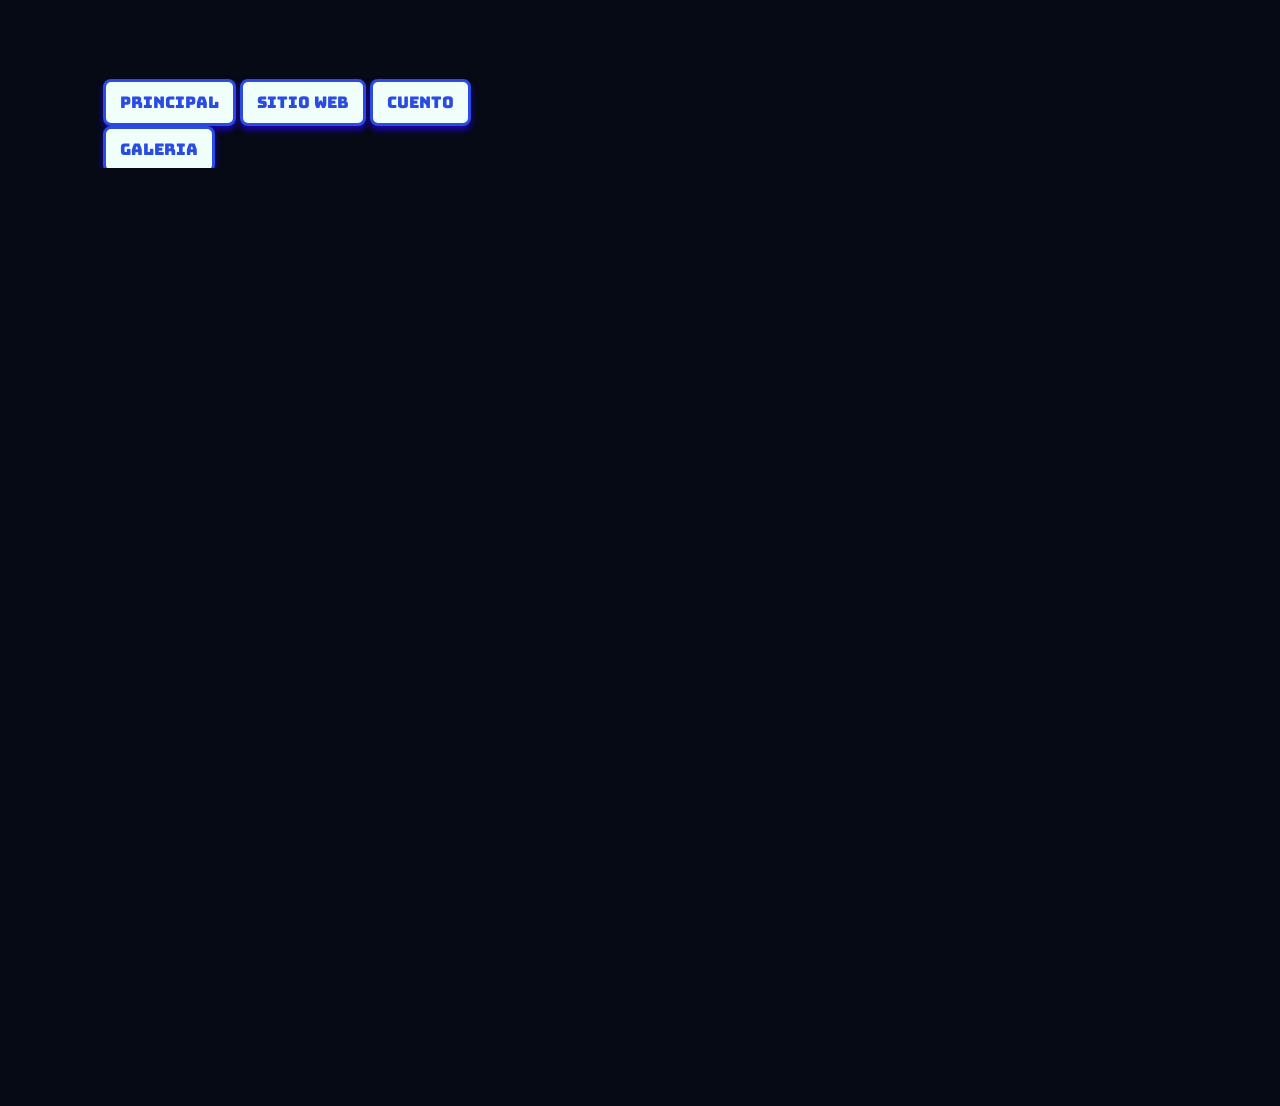
<file: index.html>
<!DOCTYPE html>
<html lang="es">
<head>
    <meta charset="UTF-8">
    <meta name="viewport" content="width=device-width, initial-scale=1.0">
    <link rel="stylesheet" href="estilo.css"/>
    <title>Frames</title>

</head>
    <body>
    <div class="grid container"></div>
        <div class="item"><iframe src="menu.html" name="frame1" class="frame1" height="10%"></iframe></div>
        <div class="item"><iframe src="" name="frame2" class="frame2" height="90%"></iframe></div>
    </body>
</html>
</file>
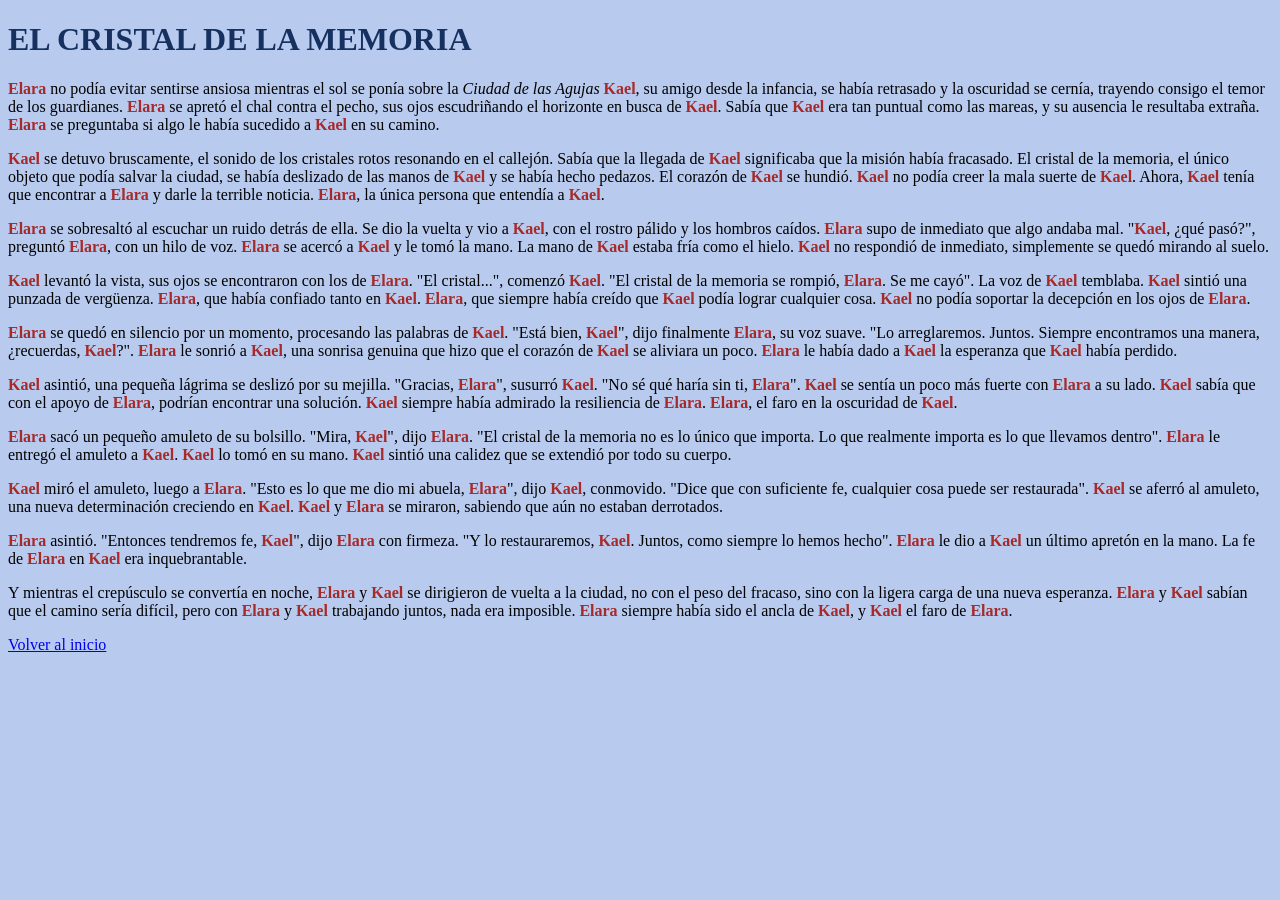
<file: Cuento.html>
<!DOCTYPE html>
<html lang="es">
<head>
    <meta charset="UTF-8">
    <meta name="viewport" content="width=device-width, initial-scale=1.0">

    <title>El cristal de la memoria</title> 
</head>
<body style="background-color: #B8CBEF">
<h1><b style="color: #163060">EL CRISTAL DE LA MEMORIA</b></h1>

<p><b style="color: brown;">Elara</b> no podía evitar sentirse ansiosa mientras el sol se ponía sobre la <i>Ciudad de las Agujas</i> <b style="color: brown;">Kael</b>, su amigo desde la infancia, se había retrasado y la oscuridad se cernía, trayendo consigo el temor de los guardianes. <b style="color: brown;">Elara</b> se apretó el chal contra el pecho, sus ojos escudriñando el horizonte en busca de <b style="color: brown;">Kael</b>. Sabía que <b style="color: brown;">Kael</b> era tan puntual como las mareas, y su ausencia le resultaba extraña. <b style="color: brown;">Elara</b> se preguntaba si algo le había sucedido a <b style="color: brown;">Kael</b> en su camino.</p>

<p><b style="color: brown;">Kael</b> se detuvo bruscamente, el sonido de los cristales rotos resonando en el callejón. Sabía que la llegada de <b style="color: brown;">Kael</b> significaba que la misión había fracasado. El cristal de la memoria, el único objeto que podía salvar la ciudad, se había deslizado de las manos de <b style="color: brown;">Kael</b> y se había hecho pedazos. El corazón de <b style="color: brown;">Kael</b> se hundió. <b style="color: brown;">Kael</b> no podía creer la mala suerte de <b style="color: brown;">Kael</b>. Ahora, <b style="color: brown;">Kael</b> tenía que encontrar a <b style="color: brown;">Elara</b> y darle la terrible noticia. <b style="color: brown;">Elara</b>, la única persona que entendía a <b style="color: brown;">Kael</b>.</p>

<p><b style="color: brown;">Elara</b> se sobresaltó al escuchar un ruido detrás de ella. Se dio la vuelta y vio a <b style="color: brown;">Kael</b>, con el rostro pálido y los hombros caídos. <b style="color: brown;">Elara</b> supo de inmediato que algo andaba mal. "<b style="color: brown;">Kael</b>, ¿qué pasó?", preguntó <b style="color: brown;">Elara</b>, con un hilo de voz. <b style="color: brown;">Elara</b> se acercó a <b style="color: brown;">Kael</b> y le tomó la mano. La mano de <b style="color: brown;">Kael</b> estaba fría como el hielo. <b style="color: brown;">Kael</b> no respondió de inmediato, simplemente se quedó mirando al suelo.</p>

<p><b style="color: brown;">Kael</b> levantó la vista, sus ojos se encontraron con los de <b style="color: brown;">Elara</b>. "El cristal...", comenzó <b style="color: brown;">Kael</b>. "El cristal de la memoria se rompió, <b style="color: brown;">Elara</b>. Se me cayó". La voz de <b style="color: brown;">Kael</b> temblaba. <b style="color: brown;">Kael</b> sintió una punzada de vergüenza. <b style="color: brown;">Elara</b>, que había confiado tanto en <b style="color: brown;">Kael</b>. <b style="color: brown;">Elara</b>, que siempre había creído que <b style="color: brown;">Kael</b> podía lograr cualquier cosa. <b style="color: brown;">Kael</b> no podía soportar la decepción en los ojos de <b style="color: brown;">Elara</b>.</p>

<p><b style="color: brown;">Elara</b> se quedó en silencio por un momento, procesando las palabras de <b style="color: brown;">Kael</b>. "Está bien, <b style="color: brown;">Kael</b>", dijo finalmente <b style="color: brown;">Elara</b>, su voz suave. "Lo arreglaremos. Juntos. Siempre encontramos una manera, ¿recuerdas, <b style="color: brown;">Kael</b>?". <b style="color: brown;">Elara</b> le sonrió a <b style="color: brown;">Kael</b>, una sonrisa genuina que hizo que el corazón de <b style="color: brown;">Kael</b> se aliviara un poco. <b style="color: brown;">Elara</b> le había dado a <b style="color: brown;">Kael</b> la esperanza que <b style="color: brown;">Kael</b> había perdido.</p>

<p><b style="color: brown;">Kael</b> asintió, una pequeña lágrima se deslizó por su mejilla. "Gracias, <b style="color: brown;">Elara</b>", susurró <b style="color: brown;">Kael</b>. "No sé qué haría sin ti, <b style="color: brown;">Elara</b>". <b style="color: brown;">Kael</b> se sentía un poco más fuerte con <b style="color: brown;">Elara</b> a su lado. <b style="color: brown;">Kael</b> sabía que con el apoyo de <b style="color: brown;">Elara</b>, podrían encontrar una solución. <b style="color: brown;">Kael</b> siempre había admirado la resiliencia de <b style="color: brown;">Elara</b>. <b style="color: brown;">Elara</b>, el faro en la oscuridad de <b style="color: brown;">Kael</b>.</p>

<b style="color: brown;">Elara</b> sacó un pequeño amuleto de su bolsillo. "Mira, <b style="color: brown;">Kael</b>", dijo <b style="color: brown;">Elara</b>. "El cristal de la memoria no es lo único que importa. Lo que realmente importa es lo que llevamos dentro". <b style="color: brown;">Elara</b> le entregó el amuleto a <b style="color: brown;">Kael</b>. <b style="color: brown;">Kael</b> lo tomó en su mano. <b style="color: brown;">Kael</b> sintió una calidez que se extendió por todo su cuerpo.</p>

<p><b style="color: brown;">Kael</b> miró el amuleto, luego a <b style="color: brown;">Elara</b>. "Esto es lo que me dio mi abuela, <b style="color: brown;">Elara</b>", dijo <b style="color: brown;">Kael</b>, conmovido. "Dice que con suficiente fe, cualquier cosa puede ser restaurada". <b style="color: brown;">Kael</b> se aferró al amuleto, una nueva determinación creciendo en <b style="color: brown;">Kael</b>. <b style="color: brown;">Kael</b> y <b style="color: brown;">Elara</b> se miraron, sabiendo que aún no estaban derrotados.</p>

<p><b style="color: brown;">Elara</b> asintió. "Entonces tendremos fe, <b style="color: brown;">Kael</b>", dijo <b style="color: brown;">Elara</b> con firmeza. "Y lo restauraremos, <b style="color: brown;">Kael</b>. Juntos, como siempre lo hemos hecho". <b style="color: brown;">Elara</b> le dio a <b style="color: brown;">Kael</b> un último apretón en la mano. La fe de <b style="color: brown;">Elara</b> en <b style="color: brown;">Kael</b> era inquebrantable.</p>

<p>Y mientras el crepúsculo se convertía en noche, <b style="color: brown;">Elara</b> y <b style="color: brown;">Kael</b> se dirigieron de vuelta a la ciudad, no con el peso del fracaso, sino con la ligera carga de una nueva esperanza. <b style="color: brown;">Elara</b> y <b style="color: brown;">Kael</b> sabían que el camino sería difícil, pero con <b style="color: brown;">Elara</b> y <b style="color: brown;">Kael</b> trabajando juntos, nada era imposible. <b style="color: brown;">Elara</b> siempre había sido el ancla de <b style="color: brown;">Kael</b>, y <b style="color: brown;">Kael</b> el faro de <b style="color: brown;">Elara</b>.</p>

<a href="index.html" target="frame2" rel="noreferrer noopener">Volver al inicio</a>

</body>
</html>
</file>
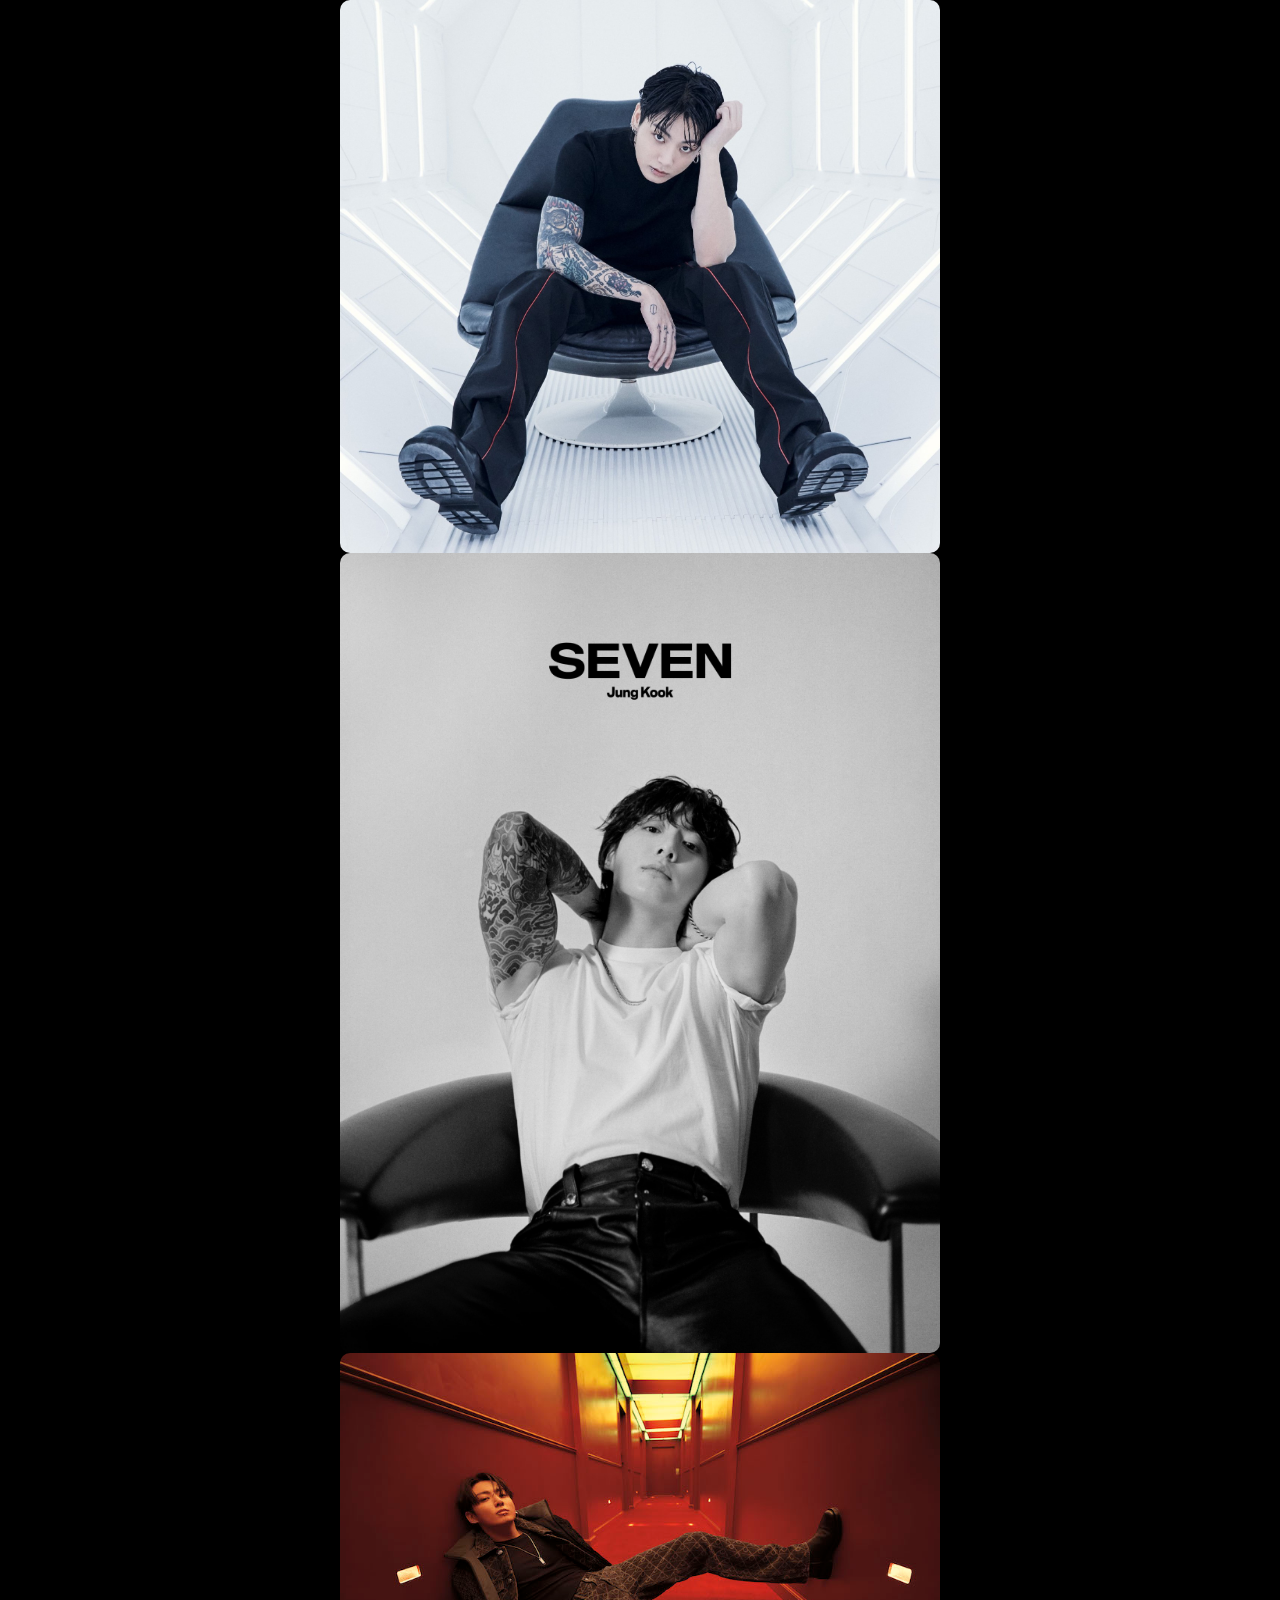
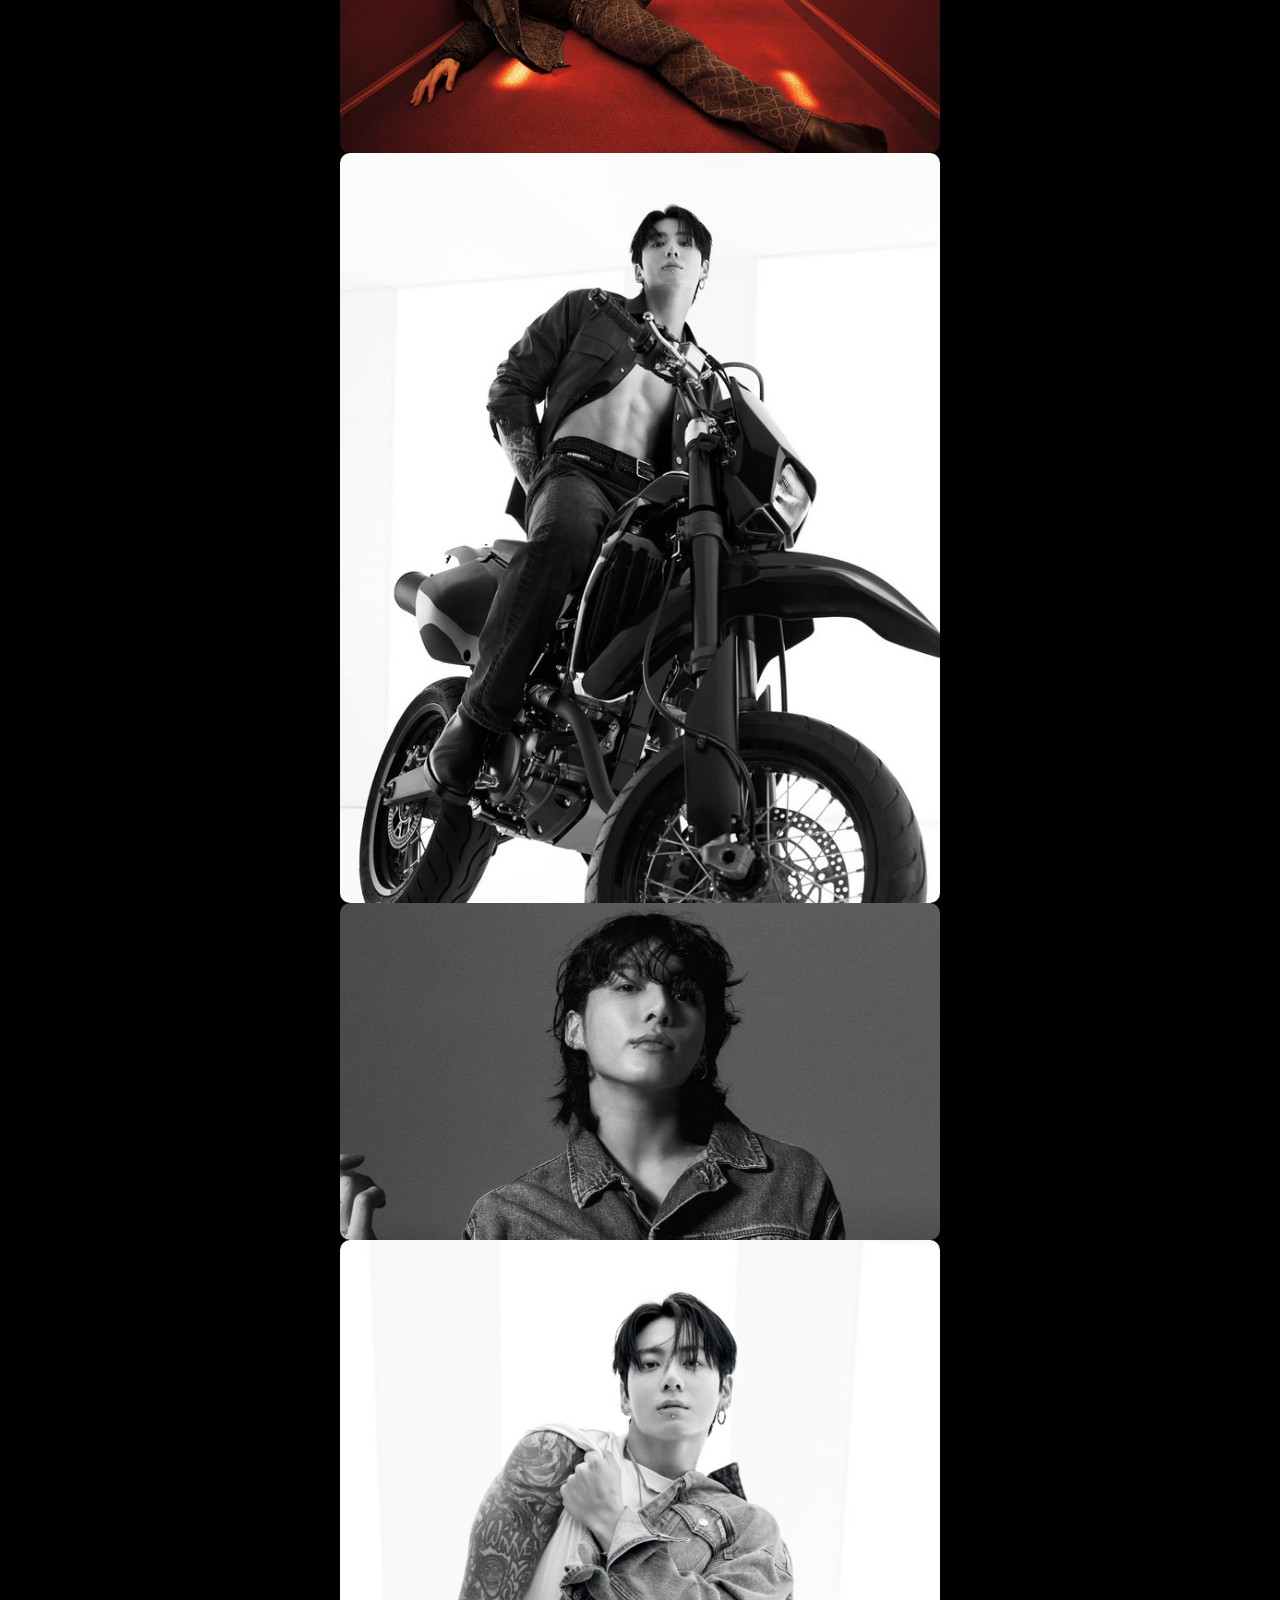
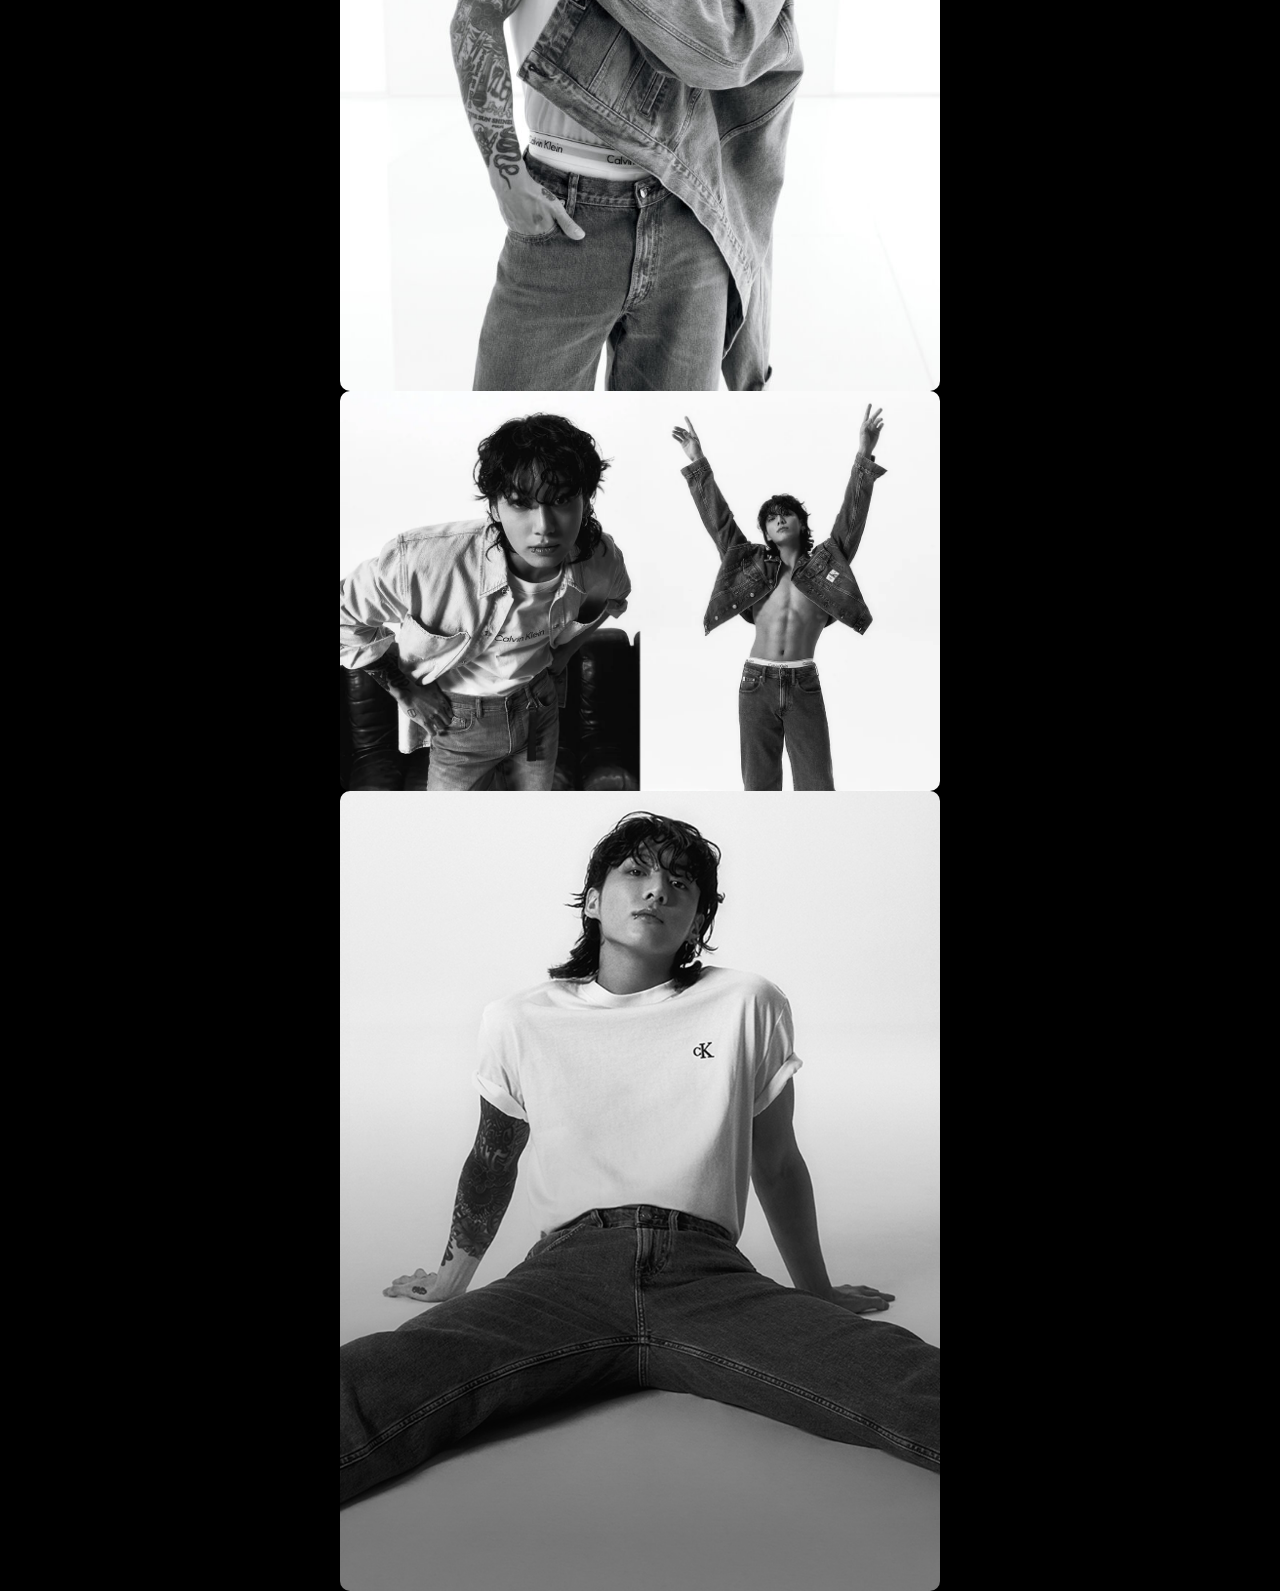
<file: Galeria.html>
<!DOCTYPE html>
<html lang="es">
<head>
    <meta charset="UTF-8">
    <meta name="viewport" content="width=device-width, initial-scale=1.0">
    <link rel="stylesheet" href="estilo.css">
    <title>Junkoong</title>

    <style> 
        body {background-color: rgb(0, 0, 0);}
    </style>
</head>
<body>
    <a href="index.html" target="_blank"> <img src="images/junk.jpeg" alt="aqui va una imagen de kook" width="auto" height="500">
    <a href="index.html" target="_blank"> <img src="images/kook.jpeg" alt="aqui va una imagen de kook" width="auto" height="500">
    <a href="index.html" target="_blank"> <img src="images/jk.jpg" alt="aqui va una imagen de kook" width="auto" height="500">
    <a href="index.html" target="_blank"> <img src="images/kooki.jpeg" alt="aqui va una imagen de kook" width="auto" height="500">
    <a href="index.html" target="_blank"> <img src="images/j.jpg" alt="aqui va una imagen de kook" width="867" height="500">
    <a href="index.html" target="_blank"> <img src="images/jun.jpg" alt="aqui va una imagen de kook" width="auto" height="500">
    <a href="index.html" target="_blank"> <img src="images/ck.jpg" alt="aqui va una imagen de kook" width="auto" height="500">
    <a href="index.html" target="_blank"> <img src="images/koo.jpg" alt="aqui va una imagen de kook" width="auto" height="500">
    </a>
</body>
</html>
</file>
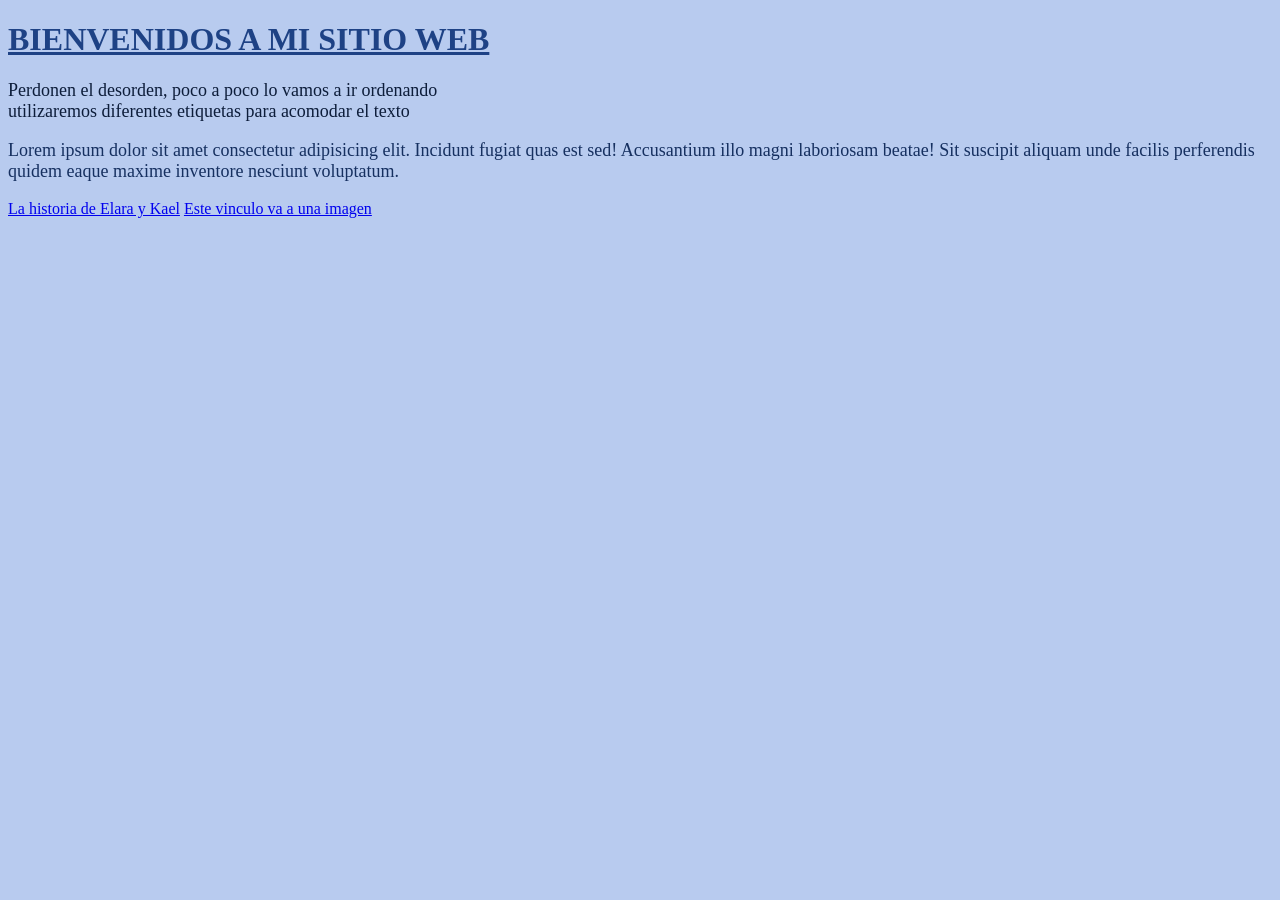
<file: mi primer sitio web.html>
<!DOCTYPE html>
<html lang="es">
<head> 
    <meta charset="UTF-8"> 
    <meta name="viewport" content="width=device-width, initial-scale=1.0">

    <title>Mi primer sitio web</title>

</head>
<body style="background-color: #B8CBEF"> 
    <h1 style="color: #1E4285;"><u>BIENVENIDOS A MI SITIO WEB</u></h1>
    <p style="color: #0D1D3A; font-size: large;">
    Perdonen el desorden, poco a poco lo vamos a ir ordenando <br>
    utilizaremos diferentes etiquetas para acomodar el texto </br>
    <p style="color: #163060; font-size: large;">
        Lorem ipsum dolor sit amet consectetur adipisicing elit. Incidunt fugiat quas est sed! Accusantium illo magni laboriosam beatae!
        Sit suscipit aliquam unde facilis perferendis quidem eaque maxime inventore nesciunt voluptatum.</p>

    <a href="Cuento.html">La historia de Elara y Kael</a>
    <a href="Galeria.html">Este vinculo va a una imagen</a>

</body>
</html>
</file>
<file: estilo.css>
@import url('https://fonts.googleapis.com/css2?family=Acme&family=Arvo:ital,wght@0,400;0,700;1,400;1,700&family=Bungee&family=Caprasimo&family=Open+Sans:ital,wght@0,300..800;1,300..800&display=swap');

       html, body {
            height: 100%;
            margin: 0;
            padding: 0;
        }

        iframe {
            width: 95%;
            border: 1%;  
        }

        img {
            width: 100%;
            max-width: 600px;
            height: auto; 
            display: block;
            margin: 0 auto;
            border-radius: 10px;
        }
        
        body {
            background-color: #050A15;
            font-family: "Bungee", sans-serif;
        }

        nav {
            display: flex;
            justify-content: center;
            align-items: center;
            gap: 15px;
            padding: 15px;
            flex-wrap: wrap;
        }

        nav ol {
            display: flex;
            list-style: none;
            padding: 0;
            margin: 0;
            gap: 15px;
        }

        nav a {
            display: inline-block;
            padding: 10px 14px;
            text-decoration: none;
            color: #2b4ce2;
            background-color: #f0fffa;
            border: 3px solid #2b4ce2;
            border-radius: 8px;
            font-family: "Bungee", sans-serif;
            font-weight: 400;
            font-size: 16px;
            transition: all 0.3s ease;
            box-shadow: 0 4px 6px rgba(31, 4, 185, 0.979);
        }

        nav a:hover {
            background-color: #0D1D3A;
            color: rgb(255, 255, 255);
            text-align: center;
            transform: translateY(-2px);
            box-shadow: 0 6px 8px rgba(59, 132, 180, 0.918);
        }

        nav a:active {
            transform: translateY(0);
            box-shadow: 0 2px 4px rgb(121, 13, 13);
        }

        h1 {
            color: #1E4285;
            text-align: center;
            text-decoration: underline;
            font-family: "Bungee", sans-serif;
        }

        h2 {
            color: #163060;
            text-align: center;
            font-family: "Bungee", sans-serif;
        }

        p {
            color: #0D1D3A;
            font-size: large;
            text-align: justify;
            padding: 10px 20px;
        }

        .grid-container {
            display: grid;
            grid-template-rows: auto 1fr;
            width: 100%;
            gap: 15px;
            justify-items: center;
            padding-bottom: 30px;
        }

        .item {
            width: 500px;
            padding: 2em;
            background-color: var(--primary-color);
            color: white;
            border-radius: 10px;
            text-align: center;
            font-size: 1.5rem;
        }

        .frame1 {
            width: 100%;
            height: 120px;
            border: none;
        }

        .frame2 {
            width: 100%;
            height: calc(100vh - 120px);
            border: none;
        }
</file>
